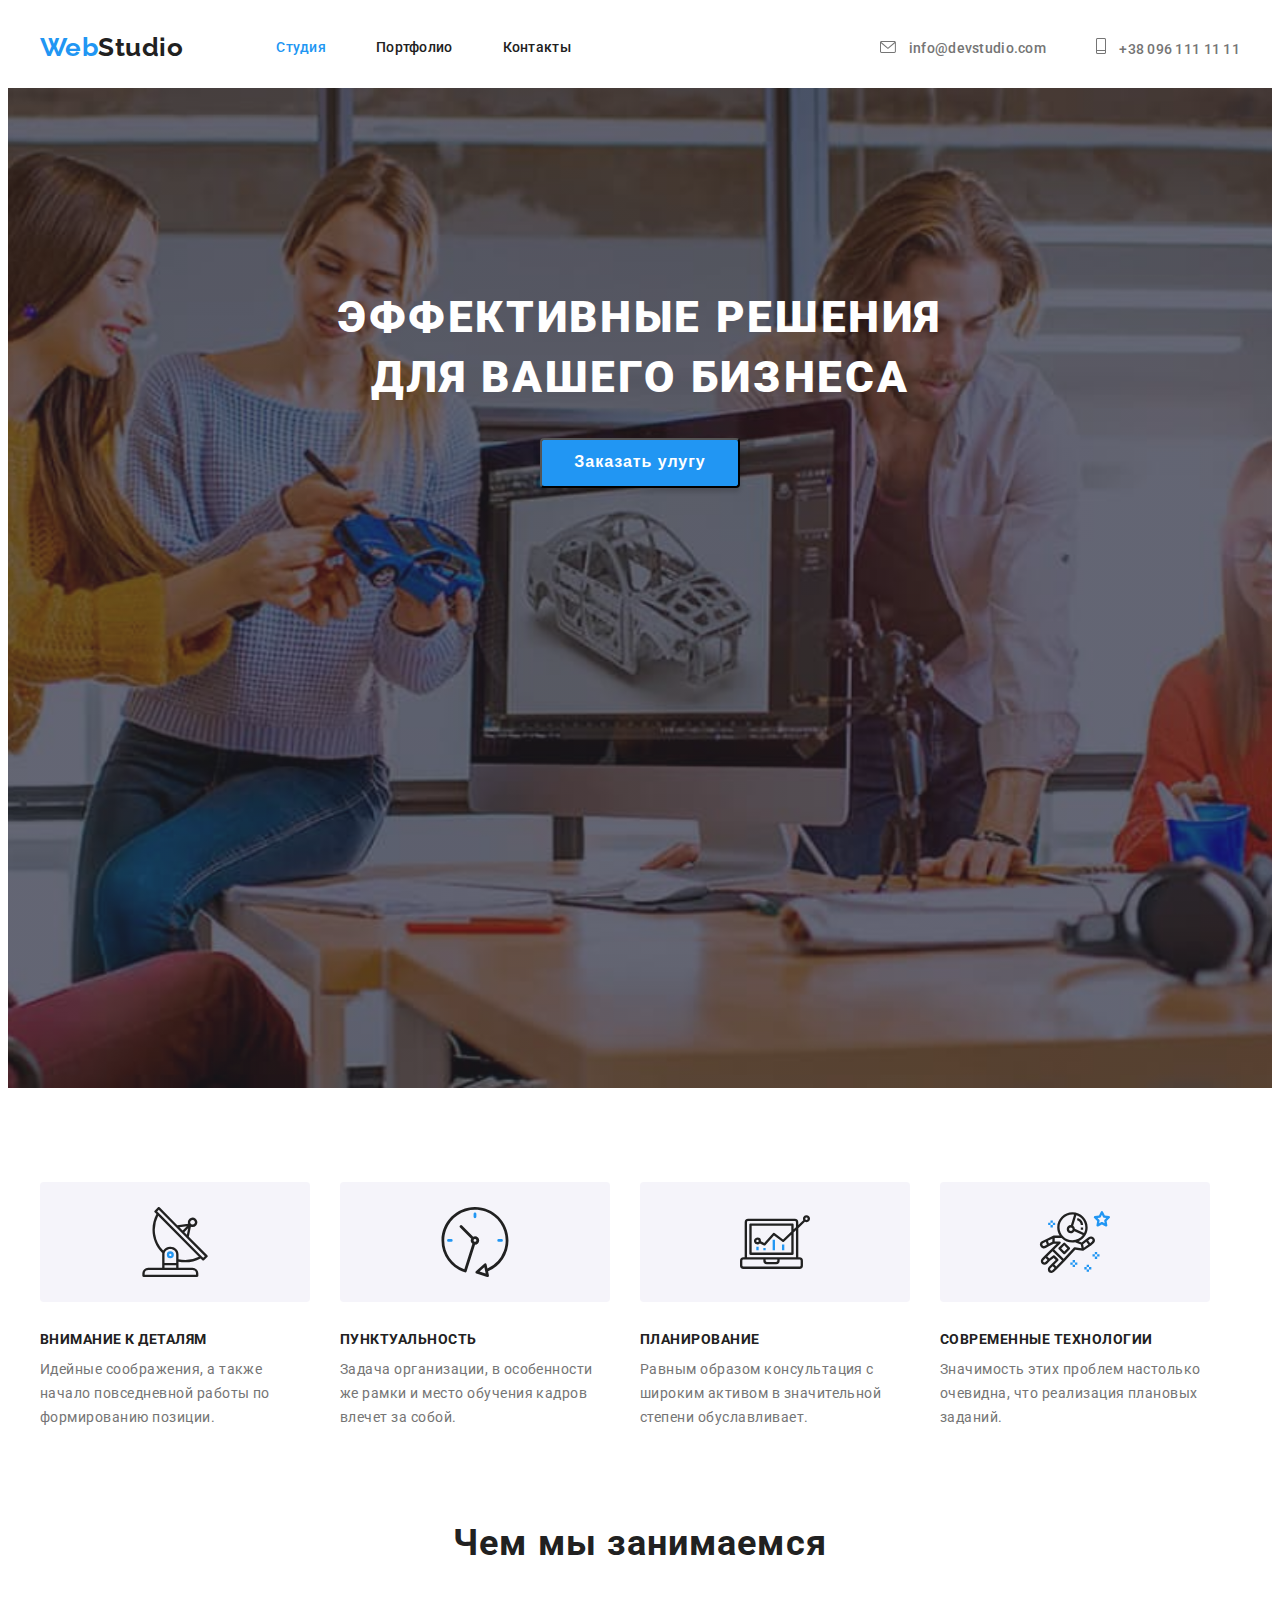
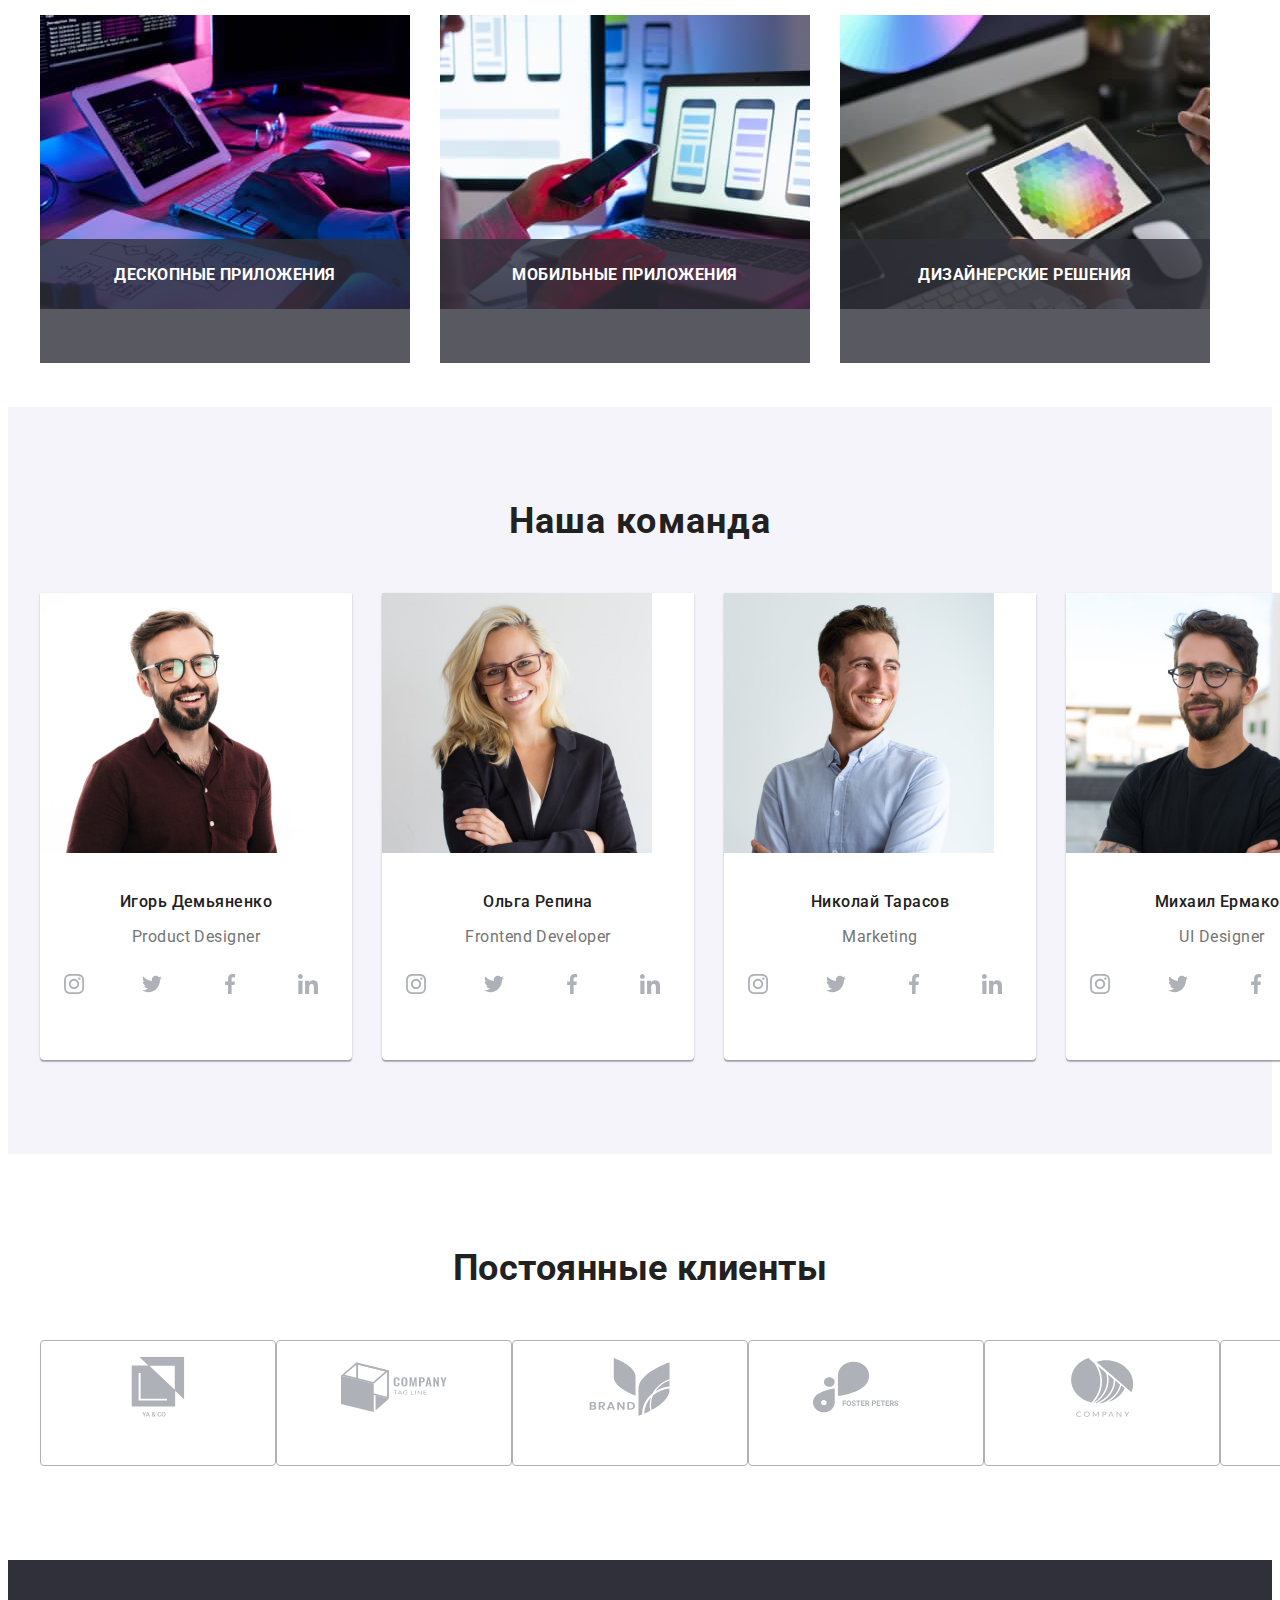
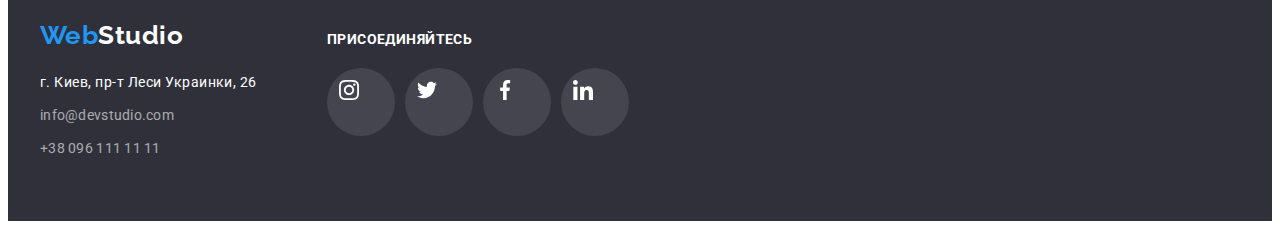
<file: index.html>
<!DOCTYPE html>
<html lang="ru">
<head>
    <meta charset="UTF-8">
    <meta http-equiv="X-UA-Compatible" content="IE=edge">
    <meta name="viewport" content="width=device-width, initial-scale=1.0">
    <link rel="preconnect" href="https://fonts.googleapis.com">
    <link rel="preconnect" href="https://fonts.gstatic.com" crossorigin>
    <link
        href="https://fonts.googleapis.com/css2?family=Montserrat:wght@400;700&family=Raleway:wght@700&family=Roboto:wght@400;500;700;900&display=swap"
        rel="stylesheet">
        <link rel="stylesheet" href="https://cdnjs.cloudflare.com/ajax/libs/modern-normalize/1.1.0/modern-normalize.min.css"
            integrity="sha512-wpPYUAdjBVSE4KJnH1VR1HeZfpl1ub8YT/NKx4PuQ5NmX2tKuGu6U/JRp5y+Y8XG2tV+wKQpNHVUX03MfMFn9Q=="
            crossorigin="anonymous" referrerpolicy="no-referrer" />
    <link rel="stylesheet" href="./css/styles.css">
    <title>index.html</title>
</head>
<body>
    <header>
    <section>
        <div class="container page-header">
    <a class="logo" href="">Web<span class="logo-color-top">Studio</span></a>
    <nav>
         <ul class="site-nav list-style">
            <li class="item"><a href="" class="link accent">Студия</a></li>
            <li class="item"><a href="./portfolio.html" class="link">Портфолио</a></li>
            <li class="item"><a href="" class="link">Контакты</a></li>
         </ul>
    </nav>
        <ul class="contacts-style list-style">
            <li class="item ">
                <a href="mailto:info@devstudio.com" class="contacts accent">
                    <svg class="mail">
                        <use href="./images/symbol-defs.svg#icon-mail"></use>
                    </svg>
                    info@devstudio.com
                </a> 
            </li>
            <li class="item ">
                <a href="tel:+380961111111" class="contacts accent">
                    <svg class="phone">
                        <use href="./images/symbol-defs.svg#icon-phone"></use>
                    </svg>
                    +38 096 111 11 11
                </a>
            </li>  
        </ul>
        </div>
        </section>
    </header>
    <main>
        <section class="hero">
            <div class="container">
            <h1 class="main-header"> Эффективные решения для вашего бизнеса</h1>
            <button type="button" class="main-button">Заказать улугу</button>
            </div>
        </section>
        <!--Особенности-->
        <section class="features">
            <div class="container">
            <ul class="list-style">
                <li class="item icon-details">
                    <h3 class="tittle">Внимание к деталям</h3>
                    <p class="text">Идейные соображения, а также начало повседневной работы по формированию позиции.</p>
              </li>
                <li class="item icon-time">
                    <h3 class="tittle">Пунктуальность</h3>
                    <p class="text">Задача организации, в особенности же рамки и место обучения кадров влечет за собой.</p>
                </li>
                <li class="item icon-plans">
                    <h3 class="tittle">Планирование</h3>
                    <p class="text">Равным образом консультация с широким активом в значительной степени обуславливает.</p>
                </li>
                <li class="item icon-tech">
                    <h3 class="tittle">Современные технологии</h3>
                    <p class="text">Значимость этих проблем настолько очевидна, что реализация плановых заданий.</p>
                </li>
            </ul>  
        </div>
        </section>
        <section class="our-work">
        <div class="container">
            <h2 class="work-tittle">Чем мы занимаемся</h2>
            <ul class=" work">
                <li class="item ">
                <div class="work-thumb">
                    <img src="./images/img.jpg" alt="Програмирование" width="370">
                    <div class="desktop">
                        <h3>Дескопные приложения</h3>
                    </div>
                </div>
                </li>
                <li class="item">
                   <div class="work-thumb">
                    <img src="./images/img1.jpg" alt="Разработка" width="370">
                    <div class="mobile">
                        <h3>Мобильные приложения</h3>
                    </div>
                </div>
                </li>
                <li class="item ">
                    <div class="work-thumb">
                    <img src="./images/img2.jpg" alt="Дизайн" width="370">
                    <div class="design">
                        <h3>Дизайнерские решения</h3>
                    </div>
                </div>
                </li>
            </ul>
        </div>
        </section>
      
        <section class="team">
            <div class="container">
            <h2 class="team-header">Наша команда</h2>
            <ul class="team-box">
                <li class="item">
                    <img src="./images/img3.jpg" alt="фото члена команды" width="270">
                <div class="description">
                    <h3 class="tittle">Игорь Демьяненко</h3>
                    <p lang="en" class="text">Product Designer</p>
                    <div>
                        <ul class="social-list">
                    <li class="social-item">
                        <a href="" class="social-link">
                            <svg class="social-icon">
                                <use href="./images/symbol-defs.svg#icon-instagram"></use>
                            </svg>
                        </a>
                    </li>
                    <li class="social-item">
                        <a href="" class="social-link">
                            <svg class="social-icon">
                                <use href="./images/symbol-defs.svg#icon-twitter"></use>
                            </svg>
                        </a>
                    </li>
                    <li class="social-item">
                        <a href="" class="social-link">
                            <svg class="social-icon">
                                <use href="./images/symbol-defs.svg#icon-facebook"></use>
                            </svg>
                        </a>
                    </li>
                    <li class="social-item">
                        <a href="" class="social-link">
                            <svg class="social-icon">
                                <use href="./images/symbol-defs.svg#icon-linkedin"></use>
                            </svg>
                        </a>
                    </li>
                        </ul>
                    </div>
                </div>
                </li>
                <li class="item">
                    <img src="./images/img4.jpg" alt="фото члена команды" width="270">
                <div class="description">
                    <h3 class="tittle">Ольга Репина</h3>
                    <p lang="en" class="text">Frontend Developer</p>
                    <ul class="list-style">
                        <div>
                            <ul class="social-list">
                        <li class="social-item">
                            <a href="" class="social-link">
                                <svg class="social-icon">
                                    <use href="./images/symbol-defs.svg#icon-instagram"></use>
                                </svg>
                            </a>
                        </li>
                        <li class="social-item">
                            <a href="" class="social-link">
                                <svg class="social-icon">
                                    <use href="./images/symbol-defs.svg#icon-twitter"></use>
                                </svg>
                            </a>
                        </li>
                        <li class="social-item">
                            <a href="" class="social-link">
                                <svg class="social-icon">
                                    <use href="./images/symbol-defs.svg#icon-facebook"></use>
                                </svg>
                            </a>
                        </li>
                        <li class="social-item">
                            <a href="" class="social-link">
                                <svg class="social-icon">
                                    <use href="./images/symbol-defs.svg#icon-linkedin"></use>
                                </svg>
                            </a>
                        </li>
                            </ul>
                        </div>
                </div>
                </li>
                <li class="item">
                    <img src="./images/img5.jpg" alt="фото члена команды" width="270">
                <div class="description">
                    <h3 class="tittle">Николай Тарасов</h3>
                    <p lang="en" class="text">Marketing</p>
                    <ul class="list-style">
                        <div>
                            <ul class="social-list">
                        <li class="social-item">
                            <a href="" class="social-link">
                                <svg class="social-icon">
                                    <use href="./images/symbol-defs.svg#icon-instagram"></use>
                                </svg>
                            </a>
                        </li>
                        <li class="social-item">
                            <a href="" class="social-link">
                                <svg class="social-icon">
                                    <use href="./images/symbol-defs.svg#icon-twitter"></use>
                                </svg>
                            </a>
                        </li>
                        <li class="social-item">
                            <a href="" class="social-link">
                                <svg class="social-icon">
                                    <use href="./images/symbol-defs.svg#icon-facebook"></use>
                                </svg>
                            </a>
                        </li>
                        <li class="social-item">
                            <a href="" class="social-link">
                                <svg class="social-icon">
                                    <use href="./images/symbol-defs.svg#icon-linkedin"></use>
                                </svg>
                            </a>
                        </li>
                            </ul>
                        </div>
                </div> 
                </li>
                <li class="item">
                    <img src="./images/img6.jpg" alt="фото члена команды" width="270">
                <div class="description">
                    <h3 class="tittle">Михаил Ермаков</h3>
                    <p lang="en" class="text">UI Designer</p>
                    <div>
                        <ul class="social-list">
                    <li class="social-item">
                        <a href="" class="social-link">
                            <svg class="social-icon">
                                <use href="./images/symbol-defs.svg#icon-instagram"></use>
                            </svg>
                        </a>
                    </li>
                    <li class="social-item">
                        <a href="" class="social-link">
                            <svg class="social-icon">
                                <use href="./images/symbol-defs.svg#icon-twitter"></use>
                            </svg>
                        </a>
                    </li>
                    <li class="social-item">
                        <a href="" class="social-link">
                            <svg class="social-icon">
                                <use href="./images/symbol-defs.svg#icon-facebook"></use>
                            </svg>
                        </a>
                    </li>
                    <li class="social-item">
                        <a href="" class="social-link">
                            <svg class="social-icon">
                                <use href="./images/symbol-defs.svg#icon-linkedin"></use>
                            </svg>
                        </a>
                    </li>
                        </ul>
                    </div>
                </div>
                </li>
            </ul>
                </div>
        </section>
        <section class="clients">
            <div class="container">
            <h2 class="tittle">Постоянные клиенты</h2>
            <ul class="clients-list">
                <li>
                    <a href="" class="clients-link">
                        <svg class="icon">
                            <use href="./images/symbol-defs.svg#icon-client1"></use>
                        </svg>
                    </a>
                </li>
                <li>
                    <a href="" class="clients-link">
                        <svg class="icon">
                            <use href="./images/symbol-defs.svg#icon-client2"></use>
                        </svg>
                    </a>
                </li>
                <li>
                    <a href="" class="clients-link">
                        <svg class="icon">
                            <use href="./images/symbol-defs.svg#icon-client3"></use>
                        </svg>
                    </a>
                </li>
                <li>
                    <a href="" class="clients-link">
                        <svg class="icon">
                            <use href="./images/symbol-defs.svg#icon-client4"></use>
                        </svg>
                    </a>
                </li>
                <li>
                    <a href="" class="clients-link">
                        <svg class="icon">
                            <use href="./images/symbol-defs.svg#icon-client5"></use>
                        </svg>
                    </a>
                </li>
                <li>
                    <a href="" class="clients-link">
                        <svg class="icon">
                            <use href="./images/symbol-defs.svg#icon-client6"></use>
                        </svg>
                    </a>
                </li>
            </ul>
        </div>
        </section>
    </main>
    <footer class="footer"> 
        <container class="container box">
        <div>
        <a href="" class="logo">Web<span class="logo-color-footer">Studio</span></a>
        <address class="box-style">
            <span class="adress"> г. Киев, пр-т Леси Украинки, 26</span>
            <a href="mailto:info@devstudio.com" class="contacts">info@devstudio.com</a>
            <a href="tel:+380961111111" class="contacts">+38 096 111 11 11</a>
        </address>
        </div>
        <div class="add-socials">
                <h3 class="tittle">Присоединяйтесь</h3>
                <div>
                    <ul class="social-list">
                <li class="social-item">
                    <a href="" class="footer-link">
                        <svg class="footer-icon">
                            <use href="./images/symbol-defs.svg#icon-instagram"></use>
                        </svg>
                    </a>
                </li>
                <li class="social-item">
                    <a href="" class="footer-link">
                        <svg class="footer-icon">
                            <use href="./images/symbol-defs.svg#icon-twitter"></use>
                        </svg>
                    </a>
                </li>
                <li class="social-item">
                    <a href="" class="footer-link">
                        <svg class="footer-icon">
                            <use href="./images/symbol-defs.svg#icon-facebook"></use>
                        </svg>
                    </a>
                </li>
                <li class="social-item">
                    <a href="" class="footer-link">
                        <svg class="footer-icon">
                            <use href="./images/symbol-defs.svg#icon-linkedin"></use>
                        </svg>
                    </a>
                </li>
                    </ul>
                </div>
    </container>
    </footer>
</body>
</html>
</file>
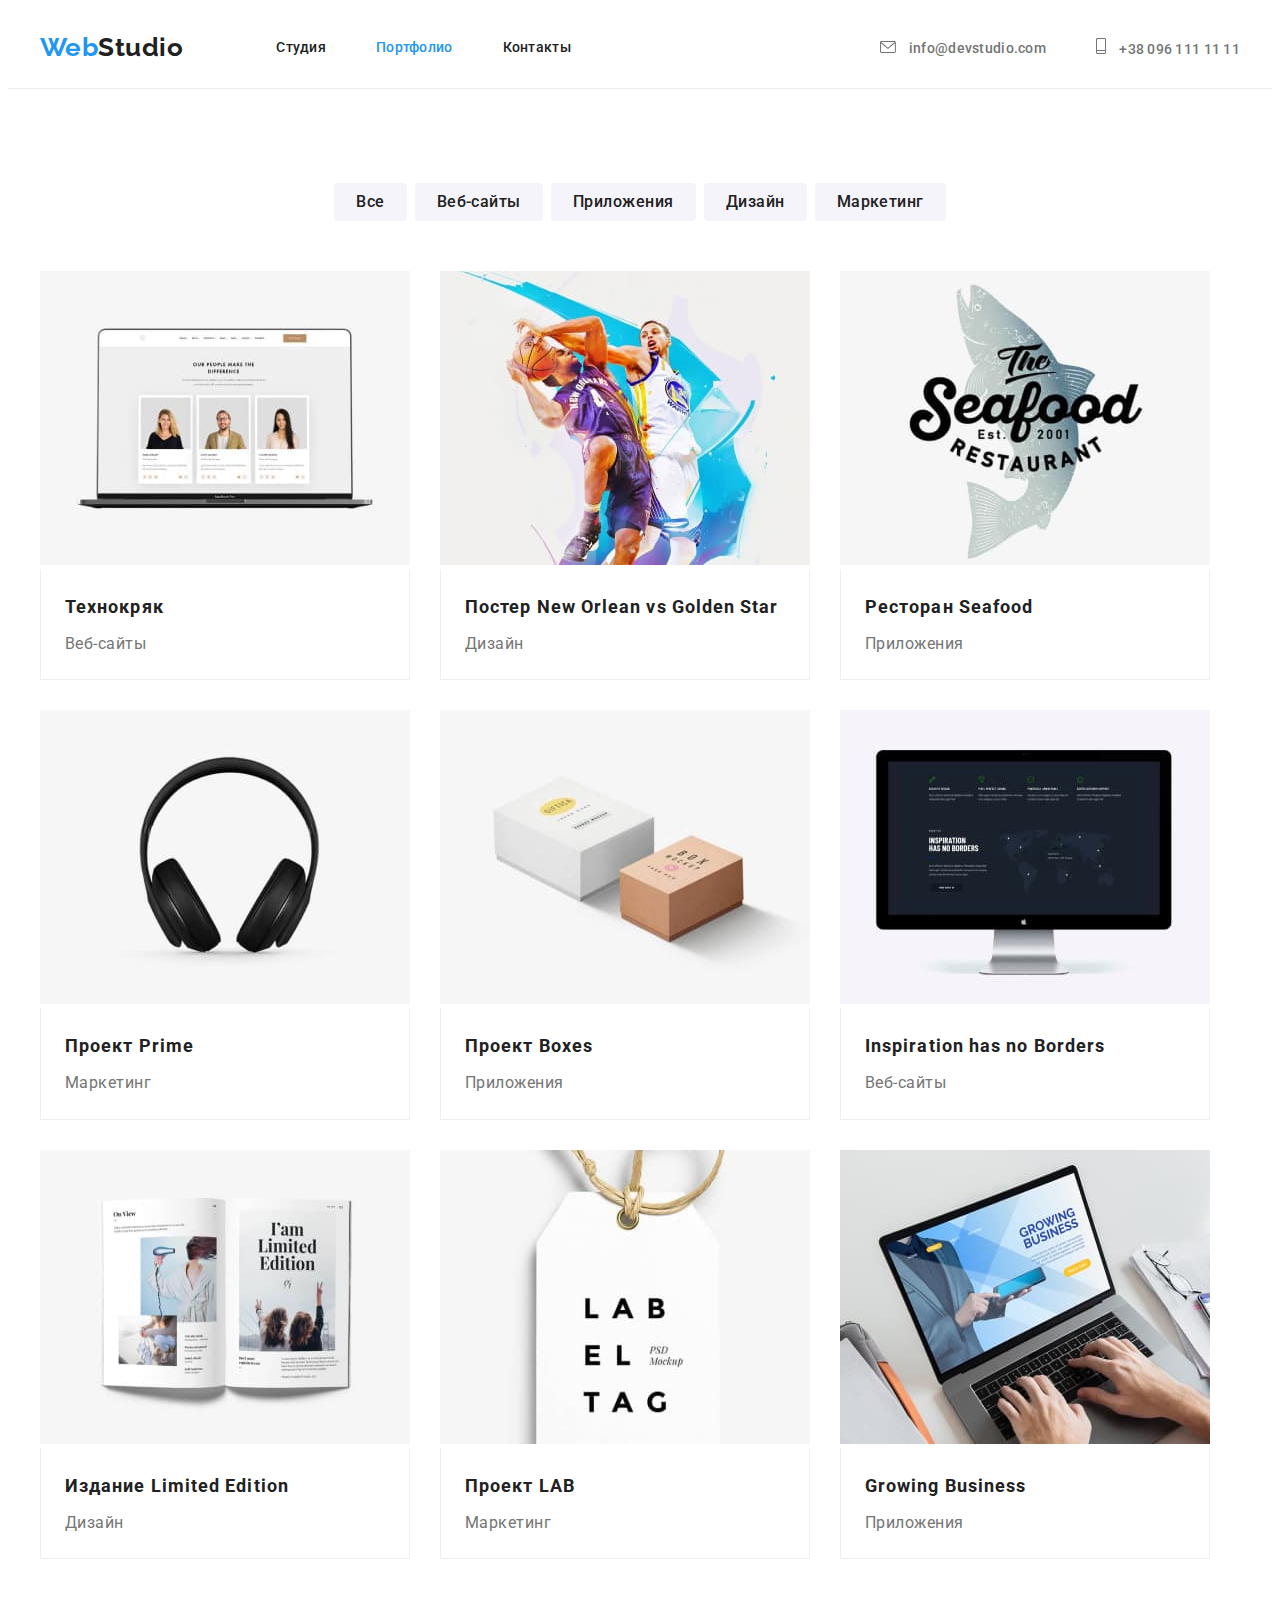
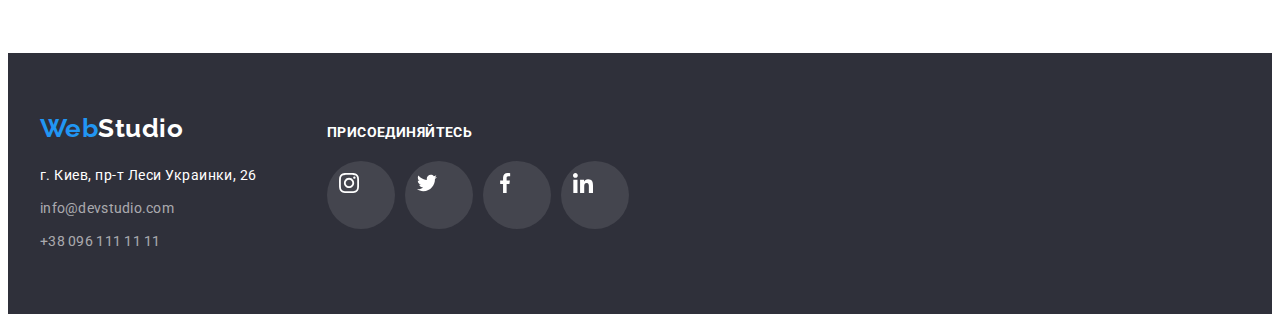
<file: portfolio.html>
<!DOCTYPE html>
<html lang="ru">

<head>
    <meta charset="UTF-8">
    <meta http-equiv="X-UA-Compatible" content="IE=edge">
    <meta name="viewport" content="width=device-width, initial-scale=1.0">
    <link rel="preconnect" href="https://fonts.googleapis.com">
    <link rel="preconnect" href="https://fonts.gstatic.com" crossorigin>
    <link
        href="https://fonts.googleapis.com/css2?family=Montserrat:wght@400;700&family=Raleway:wght@700&family=Roboto:wght@400;500;700;900&display=swap"
        rel="stylesheet">
                <link rel="stylesheet" href="https://cdnjs.cloudflare.com/ajax/libs/modern-normalize/1.1.0/modern-normalize.min.css"
                    integrity="sha512-wpPYUAdjBVSE4KJnH1VR1HeZfpl1ub8YT/NKx4PuQ5NmX2tKuGu6U/JRp5y+Y8XG2tV+wKQpNHVUX03MfMFn9Q=="
                    crossorigin="anonymous" referrerpolicy="no-referrer" />
    <link rel="stylesheet" href="./css/styles.css">
    <title>index.html</title>
</head>
<body>
<header class="header-border">
        <section>
            <div class="container page-header">
            <a class="logo" href="">Web<span class="logo-color-top">Studio</span></a>
            <nav>
                <ul class="site-nav list-style">
                    <li class="item"><a href="./index.html" class="link ">Студия</a></li>
                    <li class="item"><a href="" class="link accent">Портфолио</a></li>
                    <li class="item"><a href="" class="link">Контакты</a></li>
                </ul>
            </nav>
            <ul class="contacts-style list-style">
              <li class="item ">
                <a href="mailto:info@devstudio.com" class="contacts accent">
                    <svg class="mail">
                        <use href="./images/symbol-defs.svg#icon-mail"></use>
                    </svg>
                    info@devstudio.com
                </a> 
            </li>
            <li class="item ">
                <a href="tel:+380961111111" class="contacts accent">
                    <svg class="phone">
                        <use href="./images/symbol-defs.svg#icon-phone"></use>
                    </svg>
                    +38 096 111 11 11
                </a>
            </li>  
            </ul>
            </div>
        </section>
</header>
    <main>
      <section class="main-section">
    <div class="container">
        <ul class="button list-style">
          <li class="item"><button type="button" class="nav">Все</button></li>
          <li class="item"><button type="button" class="nav">Веб-сайты</button></li>
          <li class="item"><button type="button" class="nav">Приложения</button></li>
          <li class="item"><button type="button" class="nav">Дизайн</button></li>
          <li class="item"><button type="button" class="nav">Маркетинг</button></li>
         </ul>
    </div>
    <div class="container">
      <ul class="cards">
          <li> 
            <div class="style">
              <img src="./images/img7.jpg" alt="" width="370">
            <div class="item">
              <h2 class="tittle">Технокряк</h2>
              <p class="categories">Веб-сайты</p>
            </div>
          </div>
        </li>
          <li class="style">
            
              <img src="./images/img8.jpg" alt="" width="370">
              <div class="item">
              <h2 class="tittle">Постер New Orlean vs Golden Star</h2>
              <p class="categories">Дизайн</p>
            </div>
        </li>
          <li class="style">
              <img src="./images/img9.jpg" alt="" width="370">
              <div class="item">
              <h2 class="tittle">Ресторан Seafood</h2>
              <p class="categories">Приложения</p>
            </div>
        </li>
          <li class="style">
              <img src="./images/img10.jpg" alt="" width="370">
              <div class="item">
              <h2 class="tittle">Проект Prime</h2>
              <p class="categories">Маркетинг</p>
            </div>
          <li class="style">
              <img src="./images/img11.jpg" alt="" width="370">
              <div class="item">
              <h2 class="tittle">Проект Boxes</h2>
              <p class="categories">Приложения</p>
            </div>
        </li>
          <li class="style">
              <img src="./images/img12.jpg" alt="" width="370">
              <div class="item">
              <h2 class="tittle">Inspiration has no Borders</h2>
              <p class="categories">Веб-сайты</p>
            </div>
        </li>
          <li class="style">
              <img src="./images/img13.jpg" alt="" width="370">
              <div class="item">
              <h2 class="tittle">Издание Limited Edition</h2>
              <p class="categories">Дизайн</p>
            </div>
        </li>
          <li class="style">
              <img src="./images/img14.jpg" alt="" width="370">
              <div class="item">
              <h2 class="tittle">Проект LAB</h2>
              <p class="categories">Маркетинг</p>
            </div>
        </li>
          <li class="style">
            <img src="./images/img15.jpg" alt="" width="370">
              <div class="item">
              <h2 class="tittle">Growing Business</h2>
              <p class="categories">Приложения</p>
            </div>
        </li>
      </ul>
    </div>
    </section>
    </main>
    <footer class="footer"> 
      <container class="container box">
      <div>
      <a href="" class="logo">Web<span class="logo-color-footer">Studio</span></a>
      <address class="box-style">
          <span class="adress"> г. Киев, пр-т Леси Украинки, 26</span>
          <a href="mailto:info@devstudio.com" class="contacts">info@devstudio.com</a>
          <a href="tel:+380961111111" class="contacts">+38 096 111 11 11</a>
      </address>
      </div>
      <div class="add-socials">
              <h3 class="tittle">Присоединяйтесь</h3>
              <div>
                  <ul class="social-list">
              <li class="social-item">
                  <a href="" class="footer-link">
                      <svg class="footer-icon">
                          <use href="./images/symbol-defs.svg#icon-instagram"></use>
                      </svg>
                  </a>
              </li>
              <li class="social-item">
                  <a href="" class="footer-link">
                      <svg class="footer-icon">
                          <use href="./images/symbol-defs.svg#icon-twitter"></use>
                      </svg>
                  </a>
              </li>
              <li class="social-item">
                  <a href="" class="footer-link">
                      <svg class="footer-icon">
                          <use href="./images/symbol-defs.svg#icon-facebook"></use>
                      </svg>
                  </a>
              </li>
              <li class="social-item">
                  <a href="" class="footer-link">
                      <svg class="footer-icon">
                          <use href="./images/symbol-defs.svg#icon-linkedin"></use>
                      </svg>
                  </a>
              </li>
                  </ul>
              </div>
  </container>
  </footer>
</body>

</html>
</file>
<file: css/styles.css>
:root {
     --main-color-text: #212121;
     --accent-color-text: #2196F3;
     --secondary-color-text: #757575;
     --additional-color: #ffffff;
     --background-color: #2F303A ;
 }

body {
    background-color: var(--additional-color);
    color: var(--main-color-text) ;
    font-family: Roboto, sans-serif;
    letter-spacing: 0.03em;
}
h1,
h2,
h3,
h4,
h5,
h6,
p,
ul {
    margin-top: 0;
    margin-bottom: 0;
}
.container {
    width: 1200px;
    padding-left: 15px;
    padding-right: 15px;
    margin-left: auto;
    margin-right: auto;
}
/* header */
.page-header {
    display: flex;
    align-items: center;
}
.logo {
    text-decoration: none;
    font-family: Raleway, cursive;
    font-weight: 700;
    font-size: 26px;
    line-height: 1.2;
    color: var(--accent-color-text)
}
.logo-color-top{
    color: var(--main-color-text);
}
.logo-color-footer {
    color: var(--additional-color);
}
.contacts{
    font-weight: 500;
    font-size: 14px;
    line-height: 16px;
    letter-spacing: 0.02em;
    color: var(--secondary-color-text);
    text-decoration: none;
}
.contacts-style {
    display:flex;
    margin-left: auto;
}

.mail{
    margin-right: 10px;
    width: 16px;
    height: 12px;
    fill: currentColor;
}
.phone{
    margin-right: 10px;
    width: 10px;
    height: 16px;
    fill: currentColor;
}
.contacts-style .item + .item {
   margin-left: 50px;
}
.contacts:hover,
.contacts:focus{
    color:var(--accent-color-text);
}
.hero {
    max-width: 1600px;
    height: 600px;
    margin-left: auto;
    margin-right: auto;
    background-repeat: no-repeat;
    background-position: center;
    background-size: cover;
    background-image: linear-gradient(to right,
        rgba(47, 48, 58, 0.4),
        rgba(47, 48, 58, 0.4)),
        url('../images/main.jpg');
    background-color: var(--background-color);
    text-align: center;
    padding-top: 200px;
    padding-bottom: 200px;
}
.main-header {
    align-items:center;
    width: 696px;
    font-weight: 900;
    font-size: 44px;
    line-height: 1.36;
    letter-spacing: 0.06em;
    text-transform: uppercase;  
    color: var(--additional-color);
    margin-left: auto;
    margin-right: auto;
}
.main-button{
    font-weight: 700;
    font-size: 16px;
    line-height: 1.18;   
    letter-spacing: 0.06em;
    background: var(--accent-color-text);
    color: var(--additional-color);
    width: 200px;
    height: 50px;
    left: 700px;
    top: 430px;
    box-shadow: 0px 4px 4px rgba(0, 0, 0, 0.15);
    border-radius: 4px;
    margin-top: 30px;
   

}
.site-nav {
    display: flex;
    margin-left: 93px;
}
.list-style {
    list-style-type: none;
    padding-left: 0;

}
.site-nav .item:not(:last-child) {
    margin-right: 50px;
}
.site-nav .link {
    display: block;
    padding-top: 32px;
    padding-bottom:32px;

    font-weight: 500;
    font-size: 14px;
    line-height: 1.14;
    letter-spacing: 0.02em;
    text-decoration: none;
    list-style-type: none;
    color: var(--main-color-text);
}
.site-nav .link:hover,
.site-nav .link:focus {
    color: var(--accent-color-text);
}
.site-nav .accent {
    color:var(--accent-color-text);
}
.features {
    padding-top: 94px;
    padding-bottom: 94px;
}
.features .list-style{
    display: flex;
}
.features .tittle {
    font-weight: 700;
    font-size: 14px;
    line-height: 1.14;
    color: var(--main-color-text); 
    text-transform: uppercase;
    margin-bottom: 10px;
}
.features .text {
    font-size: 14px;
    line-height: 1.7;
    color: var(--secondary-color-text);
}
.features .item {
    width: 270px;
    margin-right: 30px;

}
.features .item:last-child{
margin-right: 0;
}
.features .item::before{
    display: block;
    content: '';
    height: 120px;
    background-repeat: no-repeat;
    background-size: contain;
    background-position: center;
    background-color: #F5F4FA;
    margin-bottom: 30px;
    border-radius: 4px;
}
.icon-details::before {
    background-image: url('../images/group1.svg');
}
.icon-time::before{
    background-image: url('../images/group2.svg');
}
.icon-plans::before {
    background-image: url('../images/group3.svg');
}
.icon-tech::before{
    background-image: url('../images/group4.svg');
}
                     /* work */
.our-work {
    padding-bottom: 94px;
}
.work {
    display: flex;
    list-style-type: none;
    padding-left: 0;
}

.work-tittle {
    font-weight: 700;
    font-size: 36px;
    line-height: 1.16;
    letter-spacing: 0.03em;
    color:var(--main-color-text);
    text-align: center;
    margin-bottom: 50px;
}
.work .item + .item {
    margin-left: 30px;
}
.work-thumb {
    position: relative;
}
.desktop {
    position: absolute;
    top: 75%;
    width: 370px;
    height: 70px;
    background: rgba(47, 48, 58, 0.8); 
    padding-top: 27px;
    padding-bottom: 27px;  
 

    font-size: 14px;
    line-height: 1.14;
    text-align: center;
    text-transform: uppercase;

    color: var(--additional-color);
}
.mobile{
    position: absolute;
    top: 75%;
    width: 370px;
    height: 70px;
    background: rgba(47, 48, 58, 0.8); 
    padding-top: 27px;
    padding-bottom: 27px;  

    font-size: 14px;
    line-height: 1.14;
    text-align: center;
    text-transform: uppercase;

    color: var(--additional-color);


}
.design{
    position: absolute;
    top: 75%;
    width: 370px;
    height: 70px;
    background: rgba(47, 48, 58, 0.8); 
    padding-top: 27px;
    padding-bottom: 27px;  
  
    font-size: 14px;
    line-height: 1.14;
    text-align: center;
    text-transform: uppercase;

    color: var(--additional-color);

}
                         /* team*/
.team {
    background: #F5F4FA;
        padding-bottom: 94px;
        padding-top: 94px;
}
.team-header {
    font-weight: 700;
    font-size: 36px;
    line-height: 1.16;
    letter-spacing: 0.03em;
    text-align: center;
    margin-bottom: 50px;

    
    color: var(--main-color-text);
}
.team-box {
    display: flex;
    list-style-type: none;
    padding-left: 0;
}
.team .item {
    box-shadow: 0px 1px 3px rgba(0, 0, 0, 0.12),
    0px 1px 1px rgba(0, 0, 0, 0.14),
    0px 2px 1px rgba(0, 0, 0, 0.2);
    border-radius: 0px 0px 4px 4px;
    background-color: var(--additional-color);
}
.team-box .item + .item {
    margin-left: 30px;
}
.team .tittle {
    font-weight: 500;
    font-size: 16px;
    line-height: 1.9;
    letter-spacing: 0.03em;
    color: var(--main-color-text);
    margin-bottom: 10px;
}
.team .text {
    font-weight: 400;
    font-size: 16px;
    line-height: 1.19;
    color: var(--secondary-color-text);
}
.team .description {
    text-align: center;
    padding-top: 30px;
    padding-bottom: 30px ;
}
                     /* clients*/
.clients {
    padding-top: 94px;
    padding-bottom: 94px;
    
}

.clients-list { 
    display: flex;
    justify-content: space-between;
    list-style: none;
    padding-left: 0;
}
.clients-link {
    display:flex;
    justify-content: center;
    color: #AFB1B8;
    width: 170px;
    height: 92px;
    border: 1px solid #AFB1B8;
    border-radius: 4px;
    padding: 16px 32px;
}
.clients .tittle{
    font-weight: 700;
    font-size: 36px;
    line-height: 1.16;
    text-align: center;
    margin-bottom: 50px;
}
.clients .icon{
    fill: currentColor;
    width: 106px;
    height: 60px;

}
.clients-link:hover,
.clients-link:focus {
    color: var(--accent-color-text);
    border: 1px solid var(--accent-color-text);
}
.footer {
    background-color: var(--background-color);
    display: flex;
} 
.footer .box {
    display: flex;
    flex-direction: column;
    padding-top: 60px;
    padding-bottom: 60px;
}
.footer .logo {
    display: block;
    margin-bottom: 20px;
}
.footer .adress {
    display:block;
    font-style: normal;
    font-size: 14px;
    line-height: 1.7;
    color: var(--additional-color);
    margin-bottom: 9px;
    
}
.footer .contacts {
    font-weight: 400;
    display: block;
    font-size: 14px;
    font-style: normal;
    line-height: 1.7;
    color: rgba(255, 255, 255, 0.6);
}
.footer .contacts + .contacts{
    margin-top: 9px;
}
.footer-link {
    display:inline-block;
    padding: 12px;
    width:44px ;
    height: 44px;
    background-color: rgba(255, 255, 255, 0.1);
    border-radius: 50%;
}
.footer .tittle {
    text-transform: uppercase;
    font-size: 14px;
    line-height: 1.14;
    letter-spacing: 0.03em;
    color: var(--additional-color);
    margin-bottom: 20px;
}
.footer-link:hover,
.footer-link:focus {
    background-color:var(--accent-color-text);
}
.footer-icon {
    width: 20px;
    height: 20px;
    fill: var(--additional-color);
}
.add-socials {
    display: block;
    margin-left: 70px;
    margin-top: 12px;
}
.footer .box {
    display: flex;
    flex-direction: row;
}
/* portfolio main contant */
.header-border{
    border-style: solid;
    border-width: 0 0 1px 0;
    border-color: #ececec;
}
.cards {
    display: flex;
    flex-wrap: wrap;
    list-style-type: none;
    padding-left: 0;
}
.cards .categories {
    color: var(--secondary-color-text) ;
    font-size: 16px;
    line-height: 1.9;
    margin-left: 24px;
}
.cards .tittle {
    font-size: 18px;
    line-height: 2.0;
    letter-spacing: 0.06em;
    color: var(--main-color-text);
    margin-bottom: 4px;
    margin-left: 24px;
    
}
.main-section{
    padding-top: 94px;
    padding-bottom: 94px ;
}
.cards .item {
    border-color: #eeeeee;
    padding-top: 20px ;
    padding-bottom: 20px;
    border: 1px solid #EEEEEE;
    border-top: 0;
}
.cards .style{
    margin-right: 30px;
    margin-bottom: 30px;
    background: #FFFFFF;
    
    box-sizing: border-box;
}
.cards .style:nth-child(3n){
    margin-right: 0;
}
.cards .style:nth-last-child(-n + 3) {
    margin-bottom: 0;
}
.cards .style:hover,
.cards .style:focus {
    box-shadow:
    0px 1px 1px rgba(0, 0, 0, 0.12),
    0px 4px 4px rgba(0, 0, 0, 0.06),
    1px 4px 6px rgba(0, 0, 0, 0.16);
}
/* buttons header */
.button {
    display: flex;
    justify-content: center;
    margin-bottom: 50px;
}
.button .item + .item {
    margin-left: 8px;
}
.button .nav {
    font-size: 16px;
    line-height: 1.62;
    color: var(--main-color-text);
    font-weight: 500;
    cursor: pointer;
    font-family: 'Roboto';
    text-align: center;
    letter-spacing: 0.03em;
    border-style: solid;
    border-width: 0;
    border-radius:4px ;
    padding: 6px 22px;
    color: var(--main-color-text);
    background-color: #F5F4FA;
}

.nav:focus,
.nav:hover {
    color: var(--additional-color);
    background-color: var(--accent-color-text);
}



.social-list{
    display: flex;
    justify-content: center;
    list-style: none;
    padding-left: 0;
    margin-top: 16px;

}
.social-link {
    width: 44px;
    height: 44px;
    display: block;
    padding: 12px;
    color: #AFB1B8;
    border-radius: 50%;
}
.social-icon {
    width: 20px;
    height: 20px;
    fill: currentColor;
}
.social-item  {
margin-right: 10px;
}
.social-link:hover,
.social-link:focus{
    color: var(--additional-color);
    background-color: var(--accent-color-text);
    filter: drop-shadow(0px 4px 4px rgba(0, 0, 0, 0.25));
}
</file>
